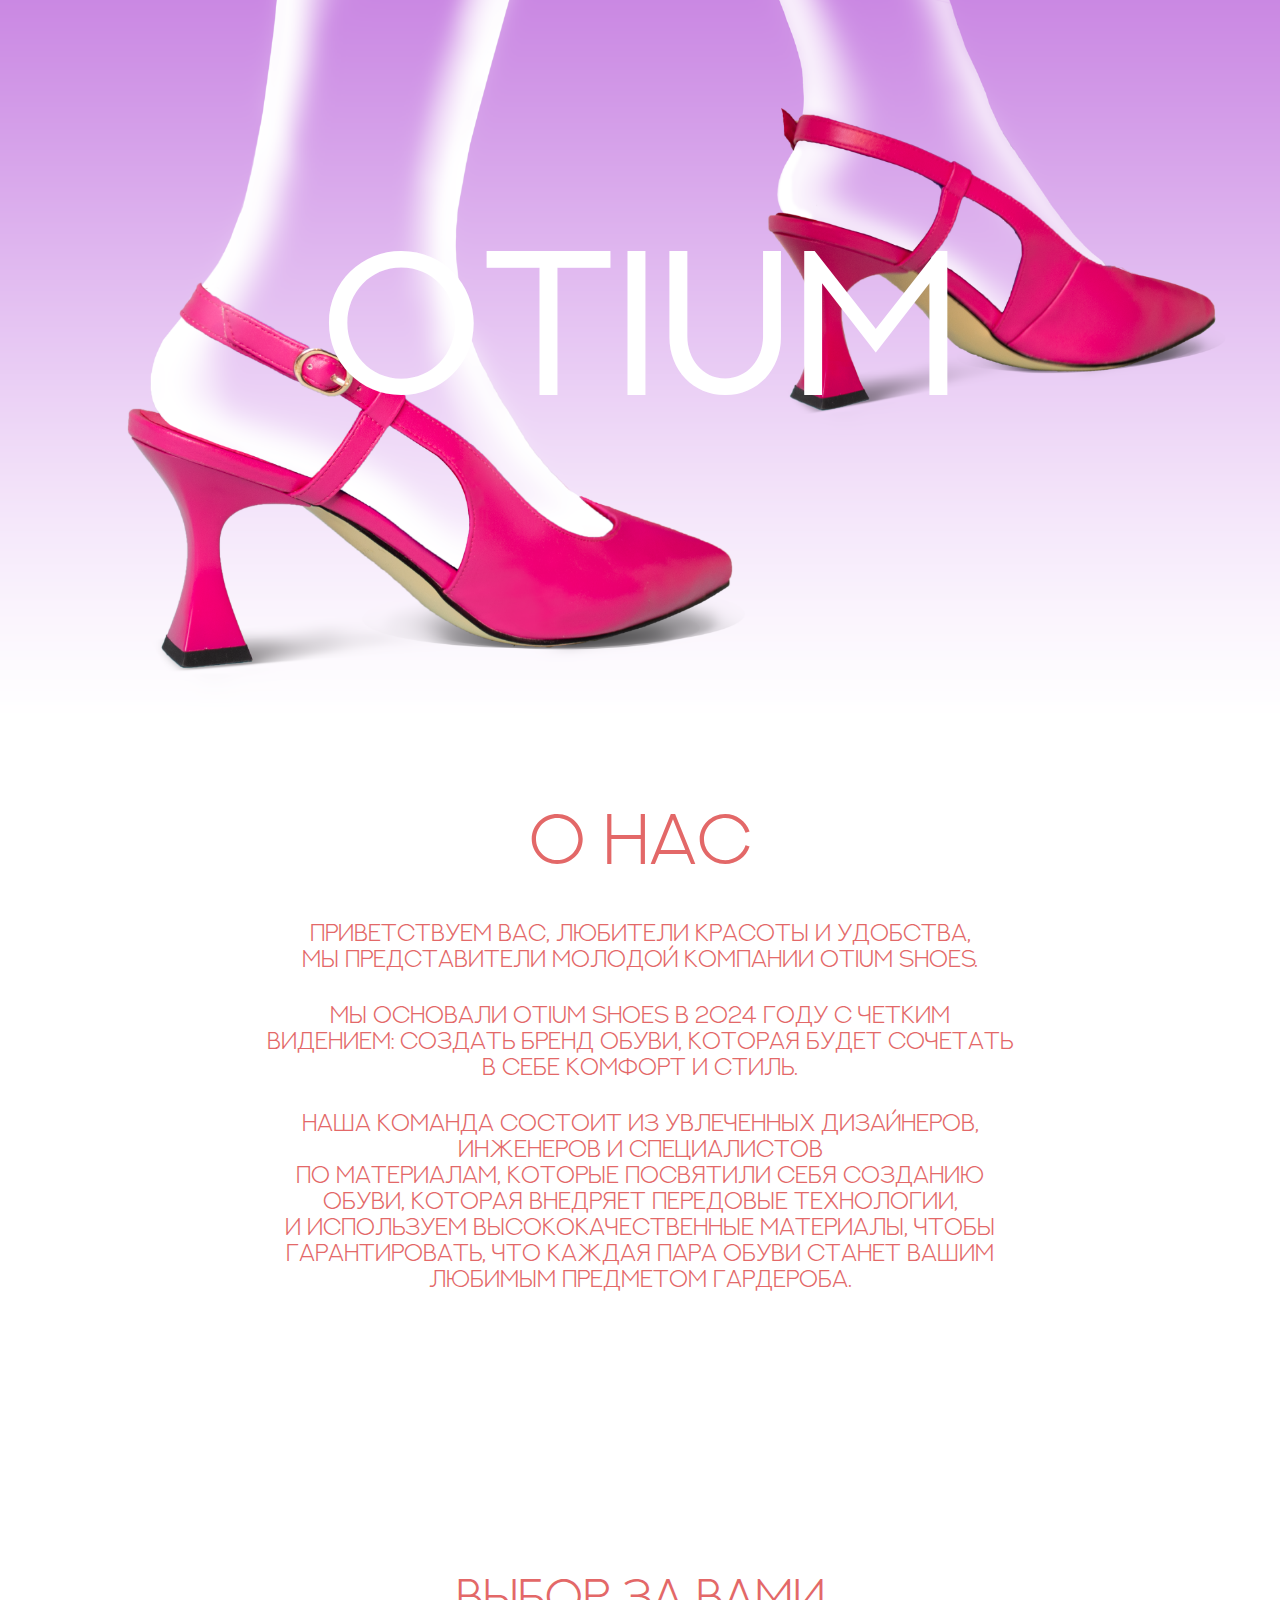
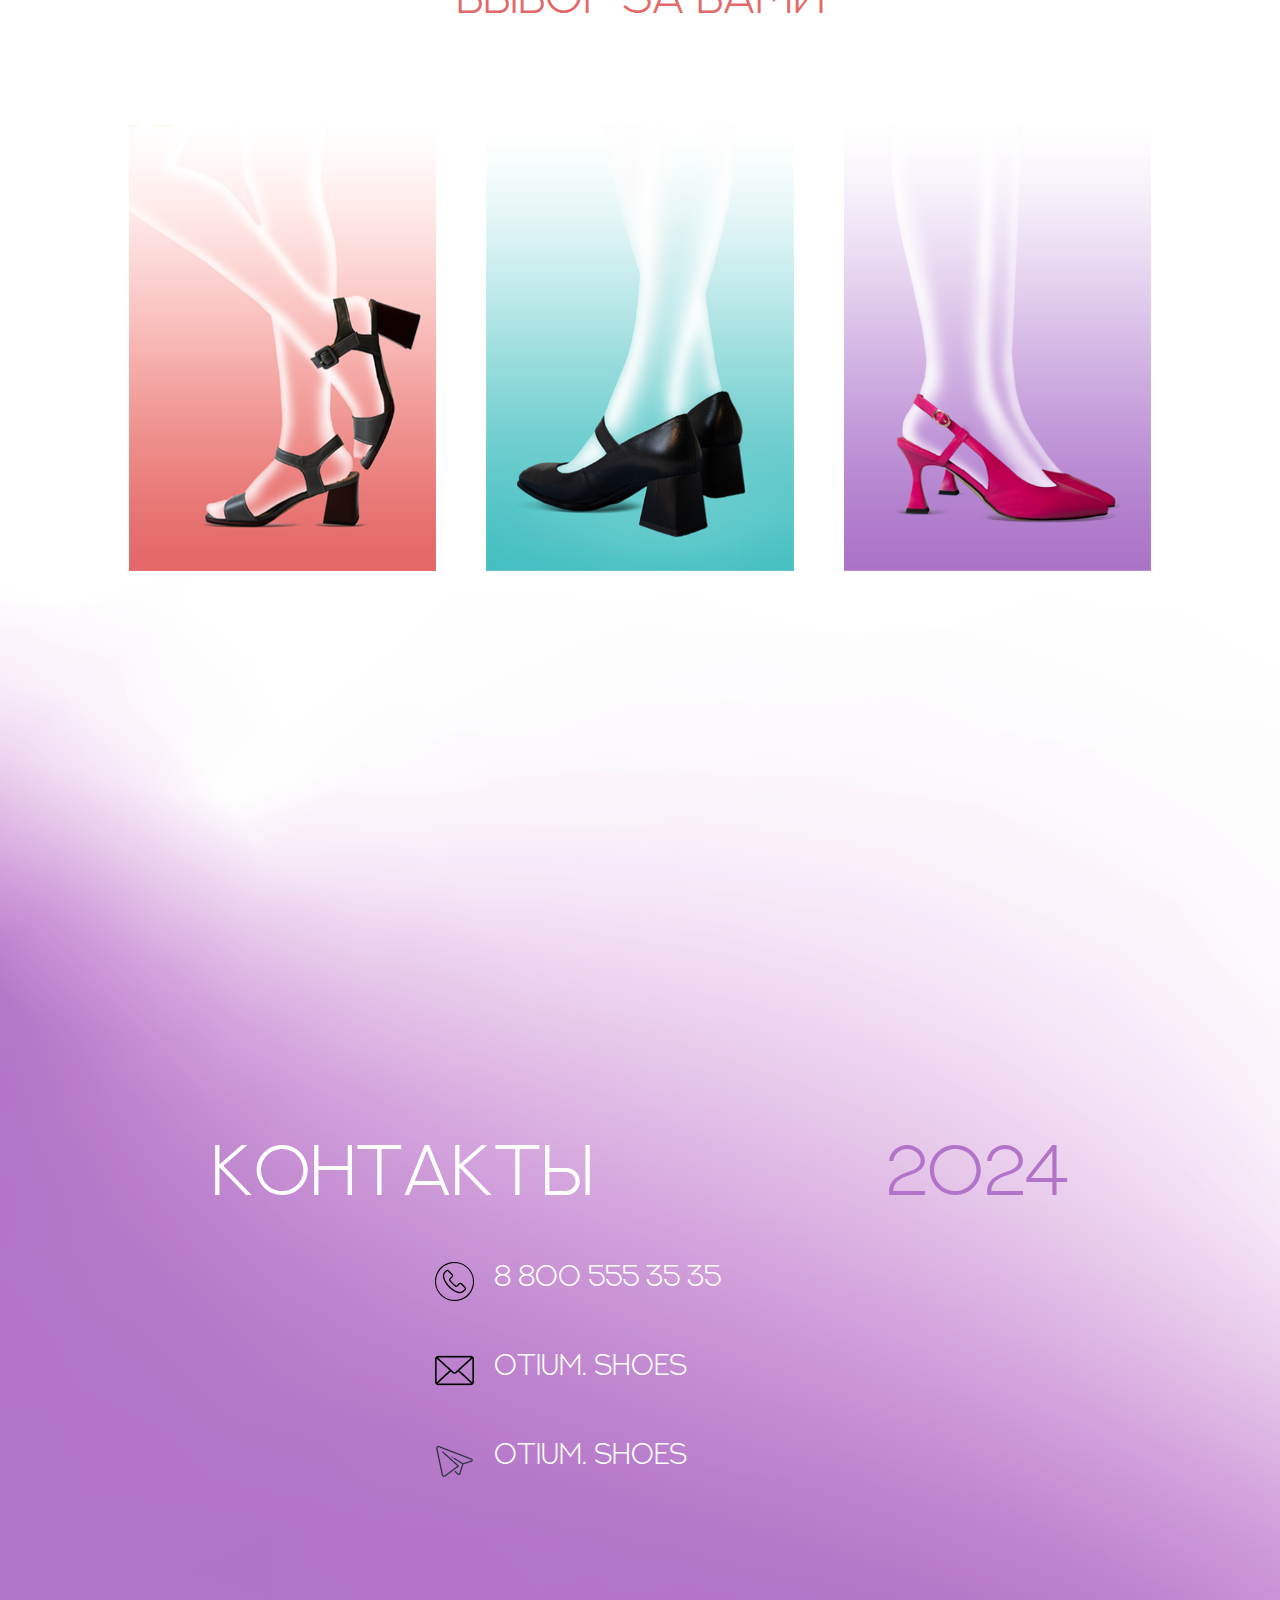
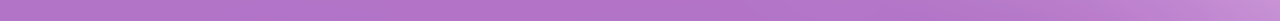
<file: index.html>
<!DOCTYPE html>
<html lang="en">
  <head>
    <meta charset="UTF-8" />
    <meta name="viewport" content="width=device-width, initial-scale=1.0" />
    <link rel="stylesheet" href="./mainPage/main.css" />
    <link rel="stylesheet" href="./index.css">
    <title>Otium</title>
  </head>
  <body>
    <header class="header">
      <img src="./img/main1.png" alt="Розовые туфли" />
      <h1>Otium</h1>
    </header>
    <main>
      <div class="about">
        <h2>О нас</h2>
        <p>
          Приветствуем вас, любители красоты и удобства, <br />мы представители
          молодой компании Otium Shoes.
        </p>
        <p>
          Мы основали Otium Shoes в 2024 году с четким <br />
          видением: Создать бренд обуви, которая будет сочетать<br />
          в себе комфорт и стиль.
        </p>
        <p>
          Наша команда состоит из увлеченных дизайнеров, <br />инженеров и
          специалистов<br />
          по материалам, которые посвятили себя созданию<br />
          обуви, которая внедряет передовые технологии,<br />
          и используем высококачественные материалы, чтобы<br />
          гарантировать, что каждая пара обуви станет вашим<br />
          любимым предметом гардероба.
        </p>
      </div>

      <div class="choice">
        <h2>Выбор за вами</h2>
        <div class="choice__images">
            <img class="choice__images__c2" src="./img/choice1.png" alt="Черные босоножки">
            <img class="choice__images__d7" src="./img/choice2.png" alt="Черные туфли">
            <img class="choice__images__9s" src="./img/choice3.png" alt="Розовые туфли">
        </div>
      </div>
    </main>

    <footer>
        <div class="footer__contacts-and-year">
            <h2>Контакты</h2>
            <span>2024</span>
        </div>
        <div class="footer__text">
          <div>
            <img src="./img/phone_icon.png" alt="Иконка телефона">
            <a href="https://www.whatsapp.com/?lang=ru_RU" target="_blank">8 800 555 35 35</a>
          </div>
          <div>
            <img src="./img/mail_icon.png" alt="Иконка почты">
            <a href="https://mail.ru/" target="_blank">Otium. Shoes</a>
          </div>
          <div>
            <img src="./img/tg_icon.png" alt="Иконка ТГ">
            <a href="https://t.me/kobrrrin" target="_blank">Otium. Shoes</a>
          </div>
        </div>
    </footer>

    <script src="./mainPage/index.js"></script>
  </body>
</html>
</file>
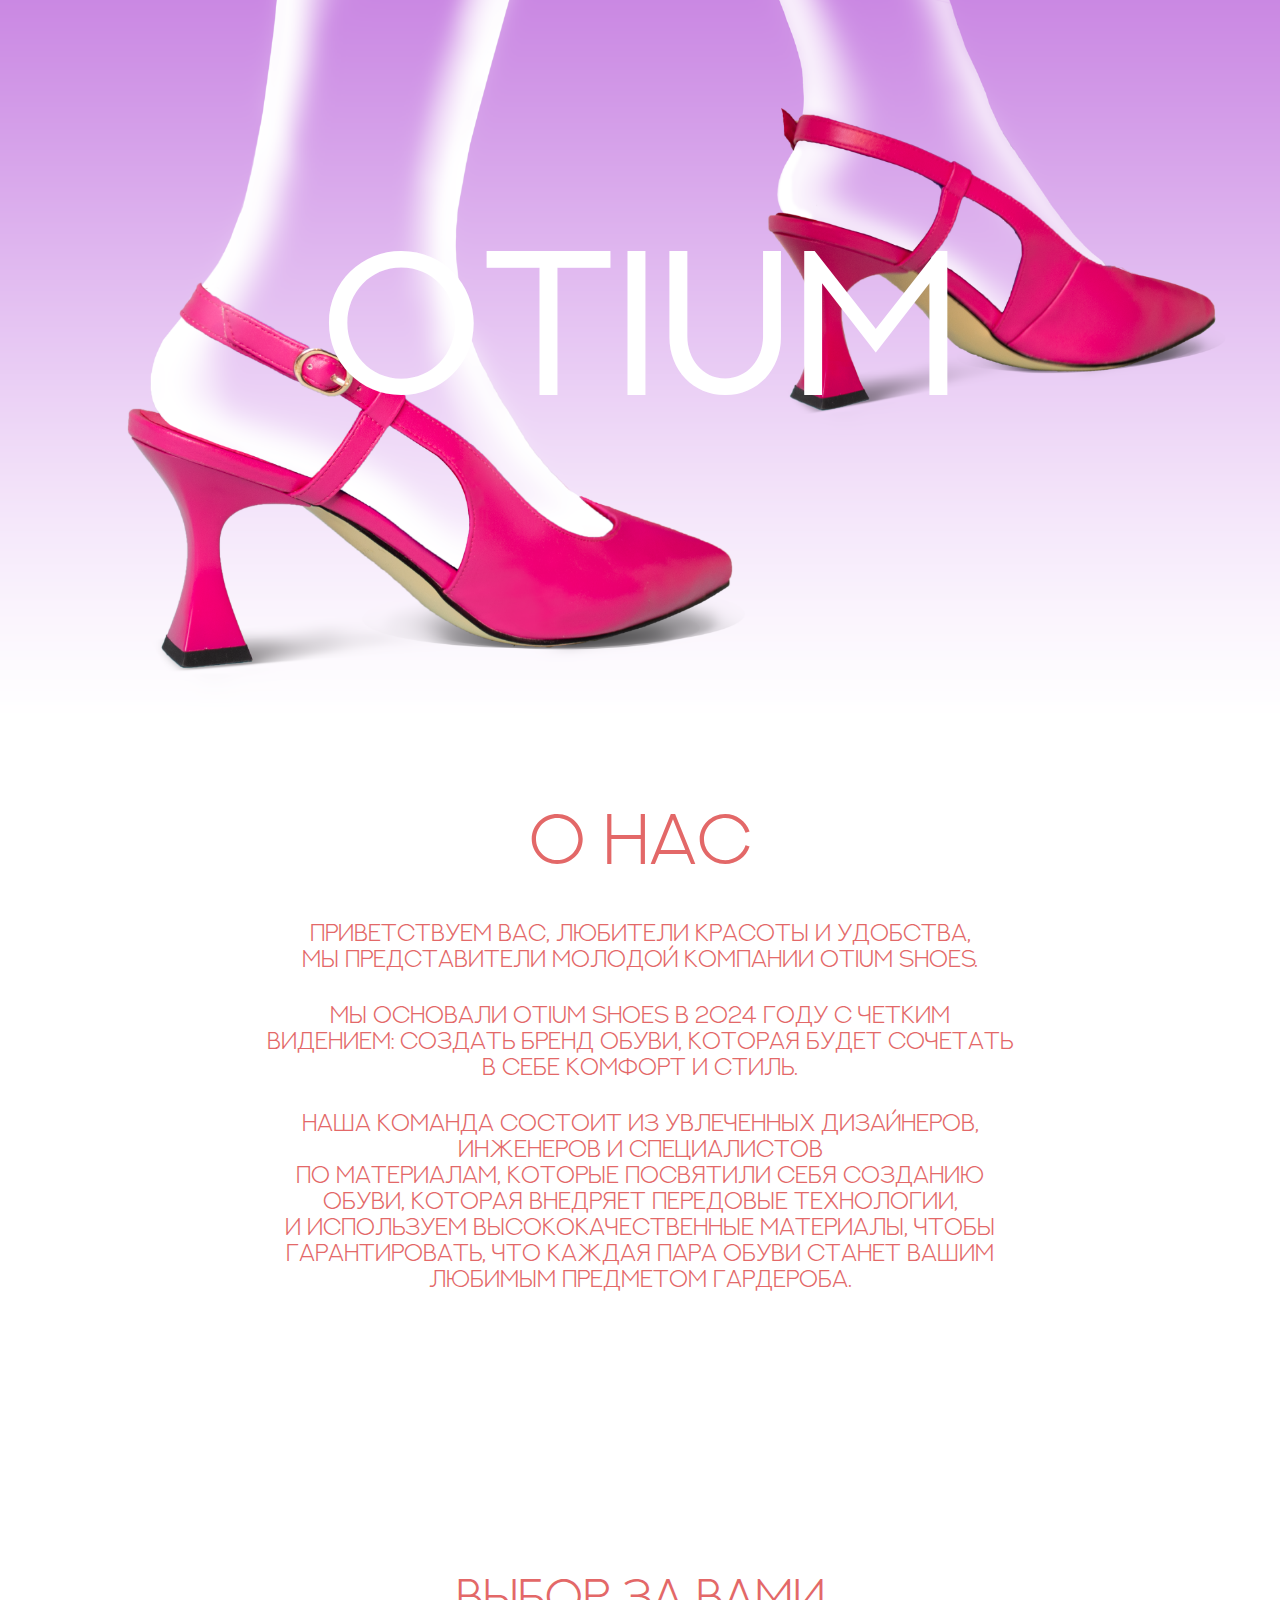
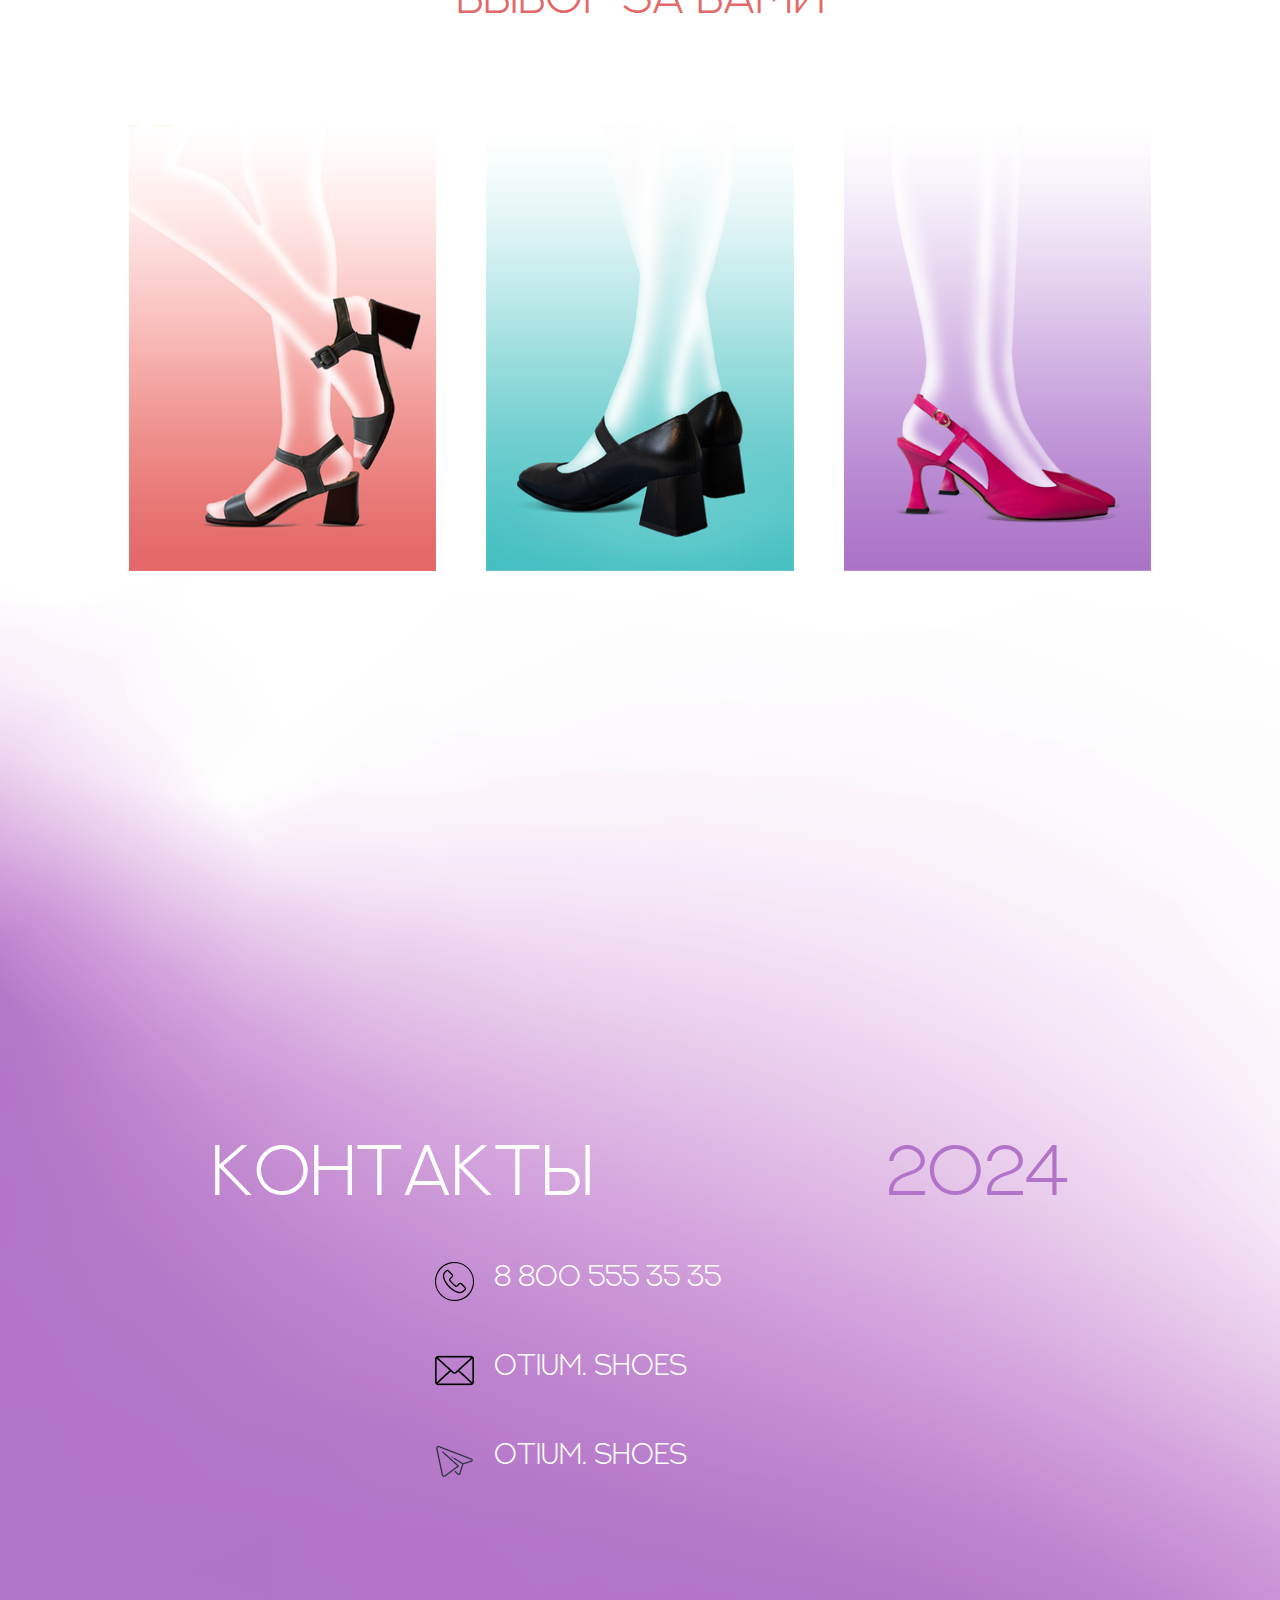
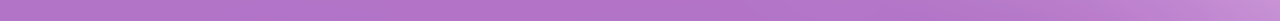
<file: mainPage/index.html>
<!DOCTYPE html>
<html lang="en">
  <head>
    <meta charset="UTF-8" />
    <meta name="viewport" content="width=device-width, initial-scale=1.0" />
    <link rel="stylesheet" href="./main.css" />
    <link rel="stylesheet" href="../index.css">
    <title>Otium</title>
  </head>
  <body>
    <header class="header">
      <img src="../img/main1.png" alt="Розовые туфли" />
      <h1>Otium</h1>
    </header>
    <main>
      <div class="about">
        <h2>О нас</h2>
        <p>
          Приветствуем вас, любители красоты и удобства, <br />мы представители
          молодой компании Otium Shoes.
        </p>
        <p>
          Мы основали Otium Shoes в 2024 году с четким <br />
          видением: Создать бренд обуви, которая будет сочетать<br />
          в себе комфорт и стиль.
        </p>
        <p>
          Наша команда состоит из увлеченных дизайнеров, <br />инженеров и
          специалистов<br />
          по материалам, которые посвятили себя созданию<br />
          обуви, которая внедряет передовые технологии,<br />
          и используем высококачественные материалы, чтобы<br />
          гарантировать, что каждая пара обуви станет вашим<br />
          любимым предметом гардероба.
        </p>
      </div>

      <div class="choice">
        <h2>Выбор за вами</h2>
        <div class="choice__images">
            <img class="choice__images__c2" src="../img/choice1.png" alt="Черные босоножки">
            <img class="choice__images__d7" src="../img/choice2.png" alt="Черные туфли">
            <img class="choice__images__9s" src="../img/choice3.png" alt="Розовые туфли">
        </div>
      </div>
    </main>

    <footer>
        <div class="footer__contacts-and-year">
            <h2>Контакты</h2>
            <span>2024</span>
        </div>
        <div class="footer__text">
          <div>
            <img src="../img/phone_icon.png" alt="Иконка телефона">
            <span>8 800 555 35 35</span>
          </div>
          <div>
            <img src="../img/mail_icon.png" alt="Иконка почты">
            <span>Otium. Shoes</span>
          </div>
          <div>
            <img src="../img/tg_icon.png" alt="Иконка ТГ">
            <span>Otium. Shoes</span>
          </div>
        </div>
    </footer>

    <script src="index.js"></script>
  </body>
</html>
</file>
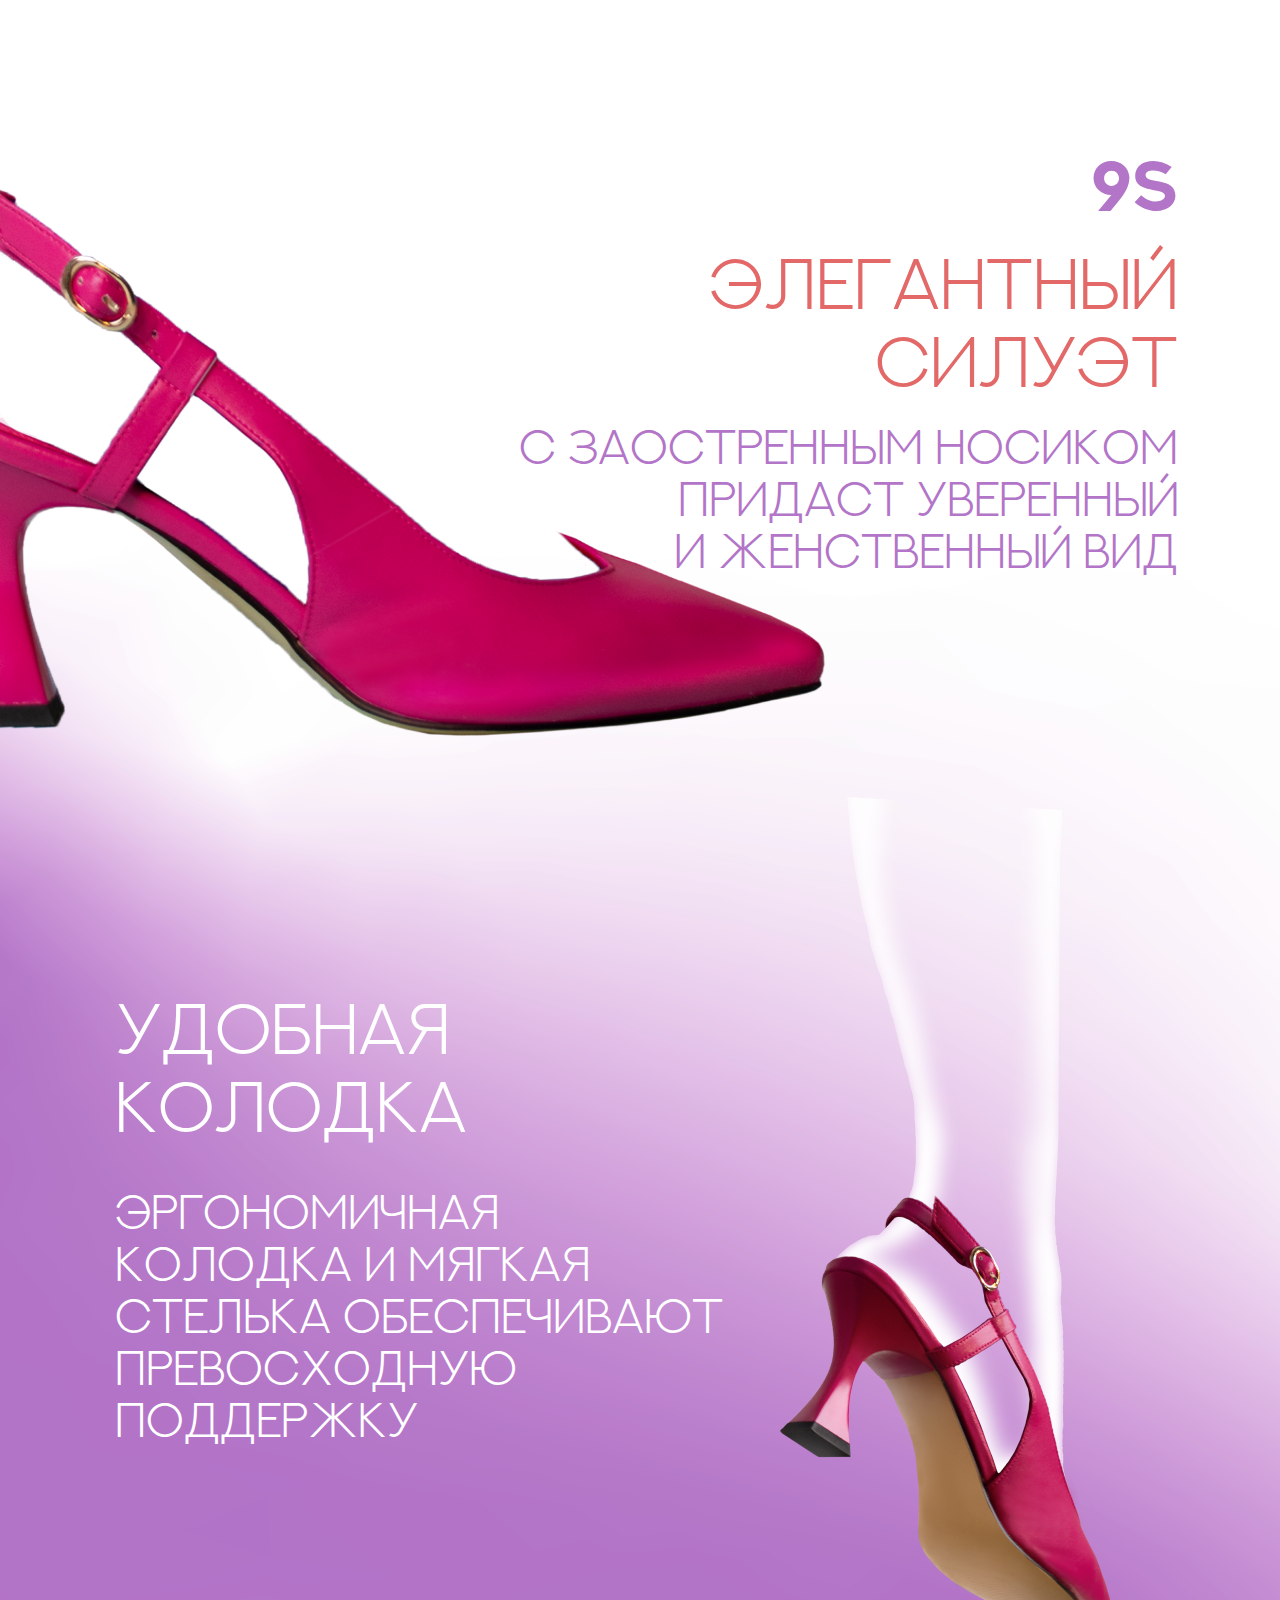
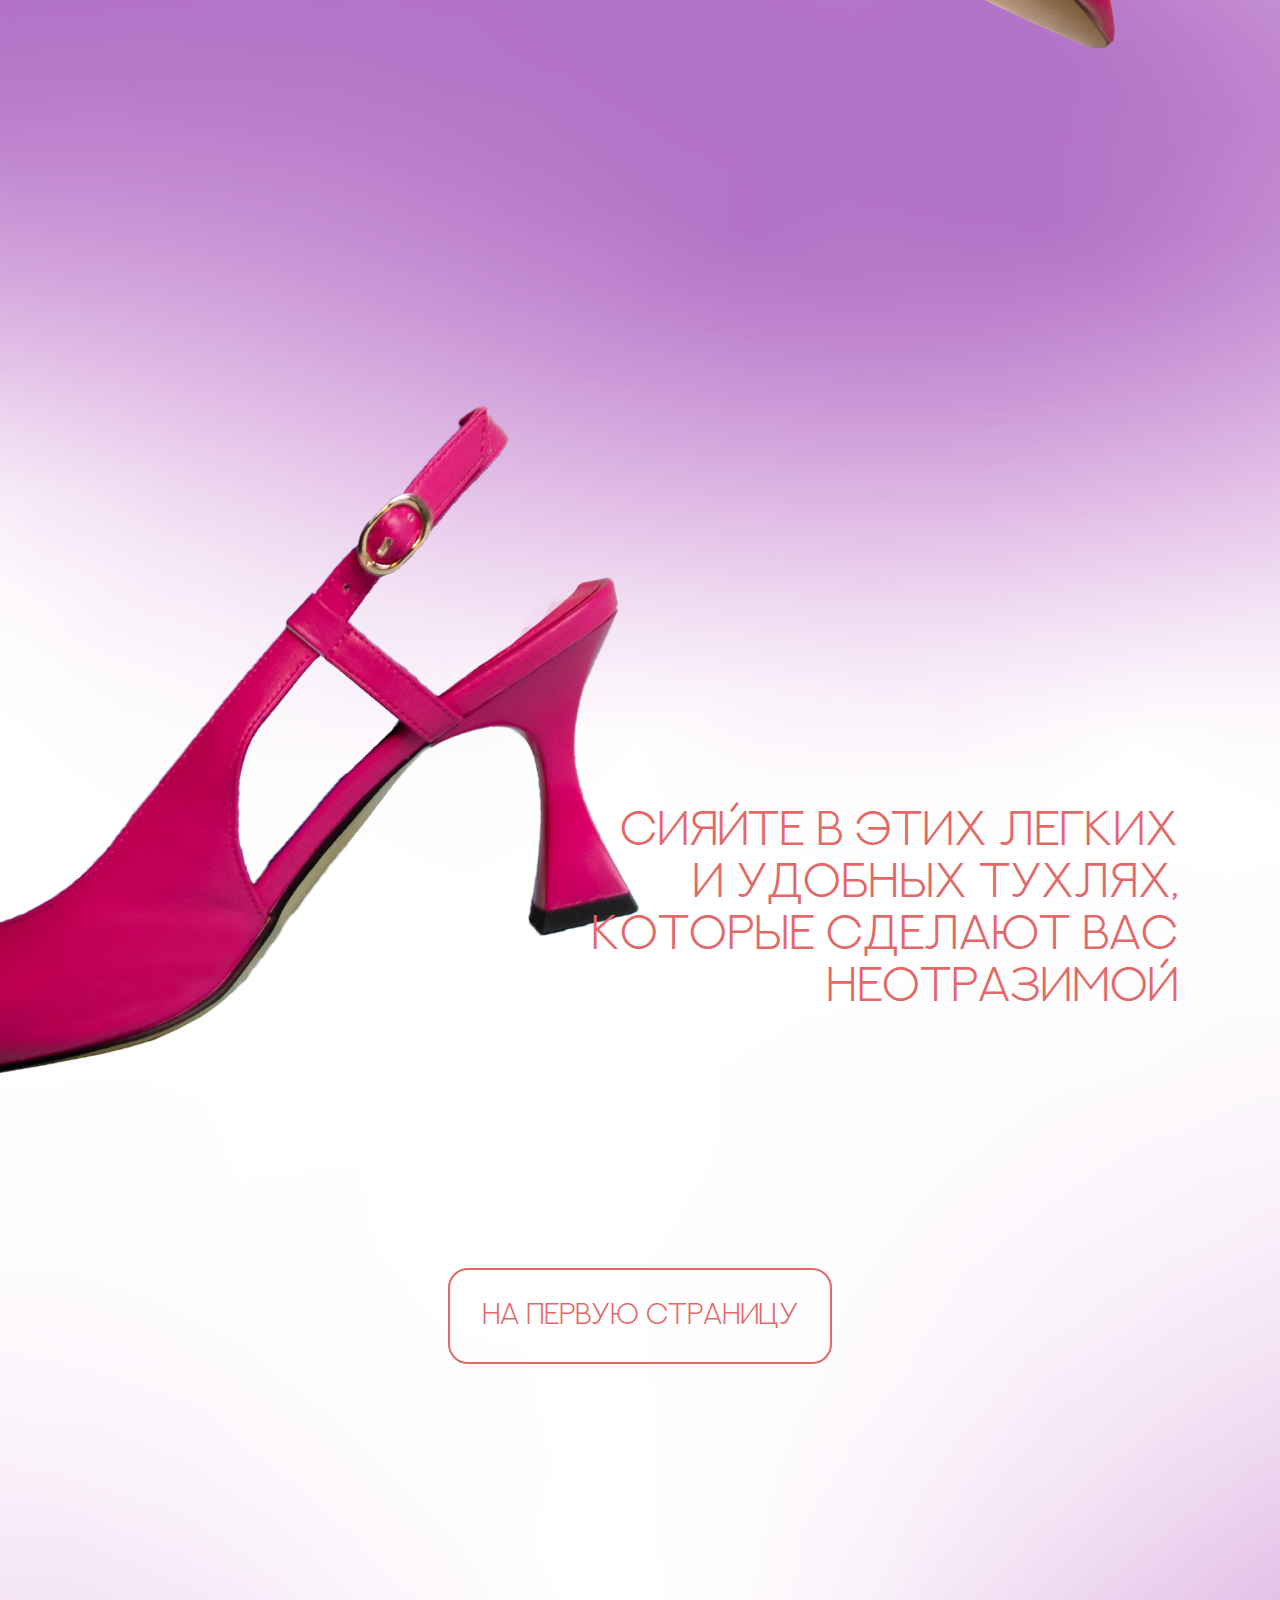
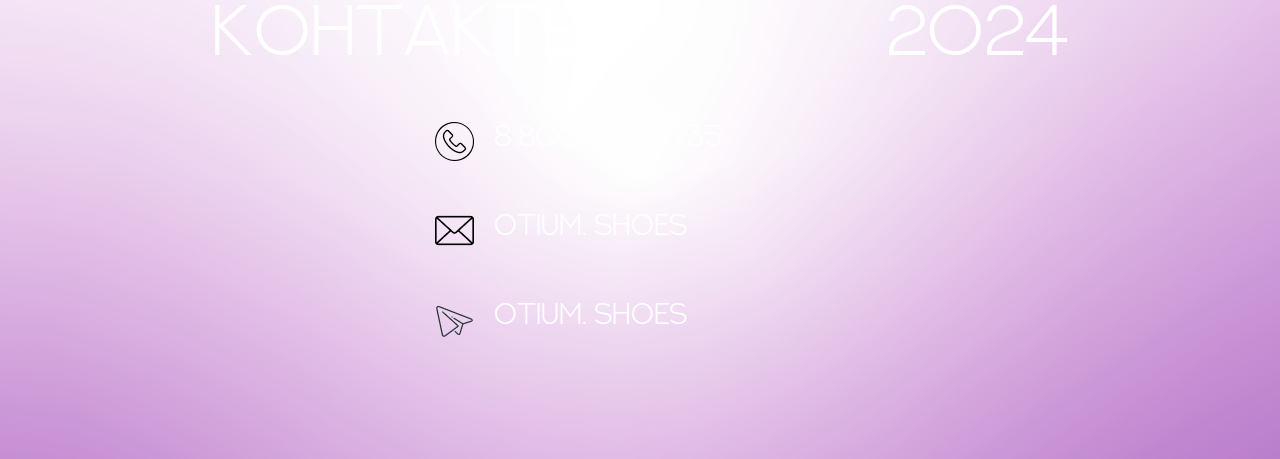
<file: 9s/9s.html>
<!DOCTYPE html>
<html lang="en">
  <head>
    <meta charset="UTF-8" />
    <meta name="viewport" content="width=device-width, initial-scale=1.0" />
    <link rel="stylesheet" href="../index.css" />
    <link rel="stylesheet" href="./9s.css" />
    <title>Document</title>
  </head>
  <body>
    <div class="container">
      <header>
        <img src="../img/9s_1.png" alt="Розовая туфля" />
        <div class="header__text">
          <h1>9S</h1>
          <h2>Элегантный<br />силуэт</h2>
          <h3>
            С заостренным носиком<br />придаст уверенный<br />и женственный вид
          </h3>
        </div>
      </header>

      <div class="first__description">
        <div class="first__description__text">
          <h2>Удобная<br />колодка</h2>
          <span
            >Эргономичная<br />колодка и мягкая<br />стелька обеспечивают<br />превосходную<br />поддержку</span
          >
        </div>
        <img src="../img/9s_2.png" alt="Картинка туфель" />
      </div>

      <div class="second__description">
        <img src="../img/9s_3.png" alt="" />
        <span>
          Сияйте в этих легких<br />и удобных тухлях,<br />которые сделают
          вас<br />неотразимой
        </span>
      </div>

      <button class="btn__back">На первую страницу</button>

      <footer>
        <div class="footer__contacts-and-year">
            <h2>Контакты</h2>
            <span>2024</span>
        </div>
        <div class="footer__text">
          <div>
            <img src="../img/phone_icon.png" alt="Иконка телефона">
            <a href="https://www.whatsapp.com/?lang=ru_RU" target="_blank">8 800 555 35 35</a>
          </div>
          <div>
            <img src="../img/mail_icon.png" alt="Иконка почты">
            <a href="https://mail.ru/" target="_blank">Otium. Shoes</a>
          </div>
          <div>
            <img src="../img/tg_icon.png" alt="Иконка ТГ">
            <a href="https://t.me/kobrrrin" target="_blank">Otium. Shoes</a>
          </div>
        </div>
    </footer>
    </div>

    <script src="./9s.js"></script>
  </body>
</html>
</file>
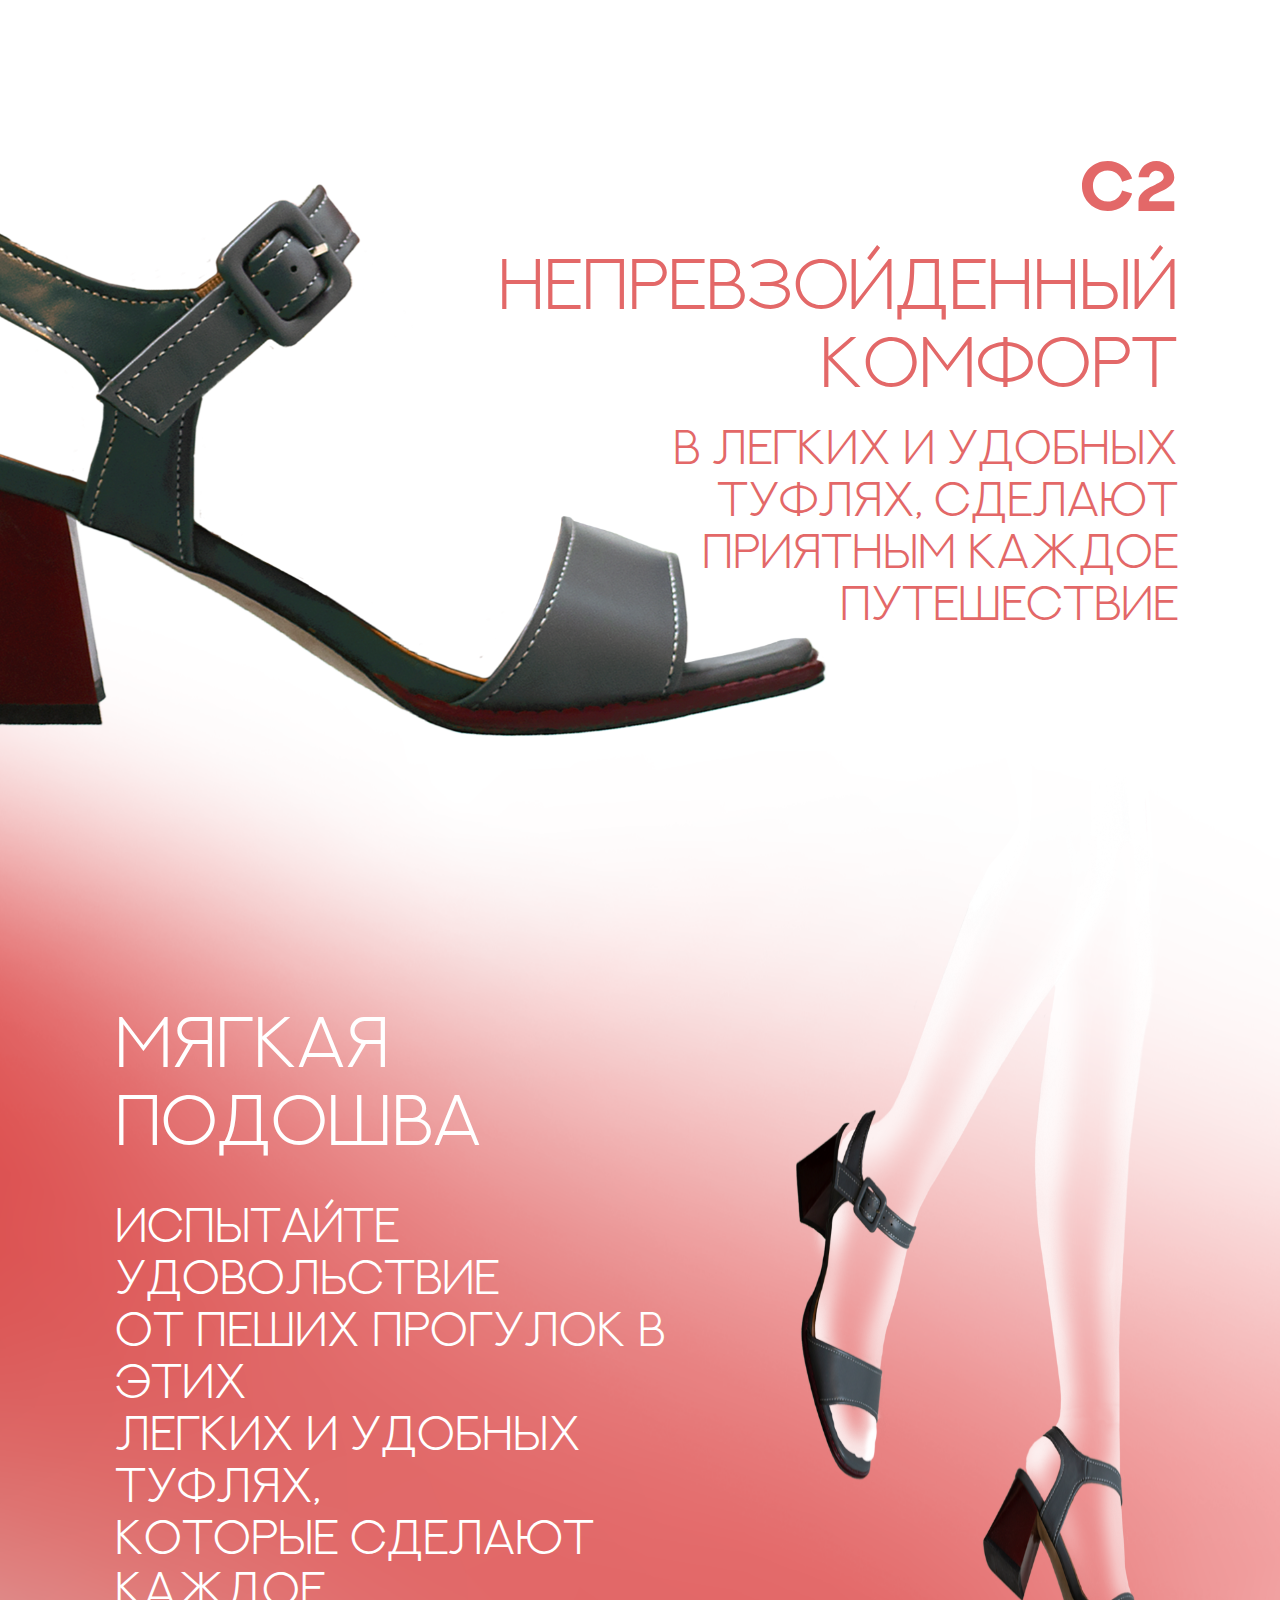
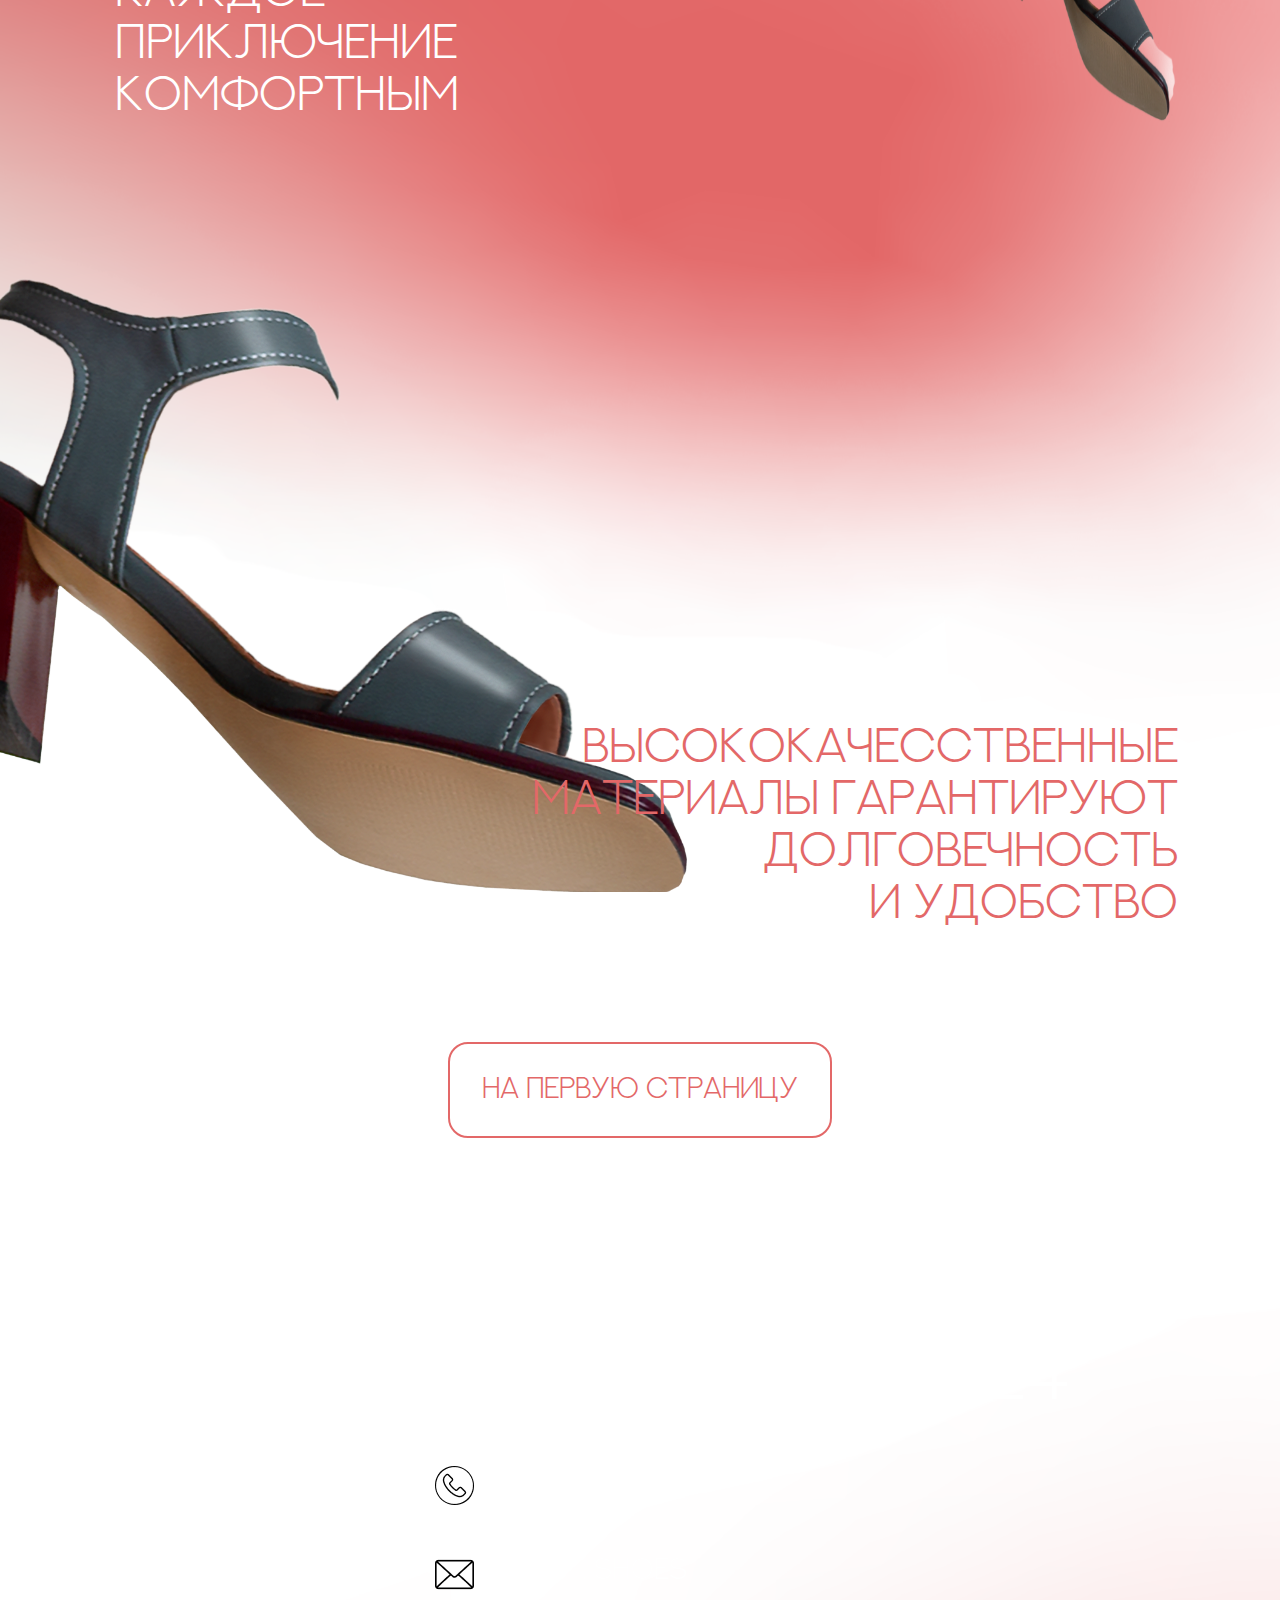
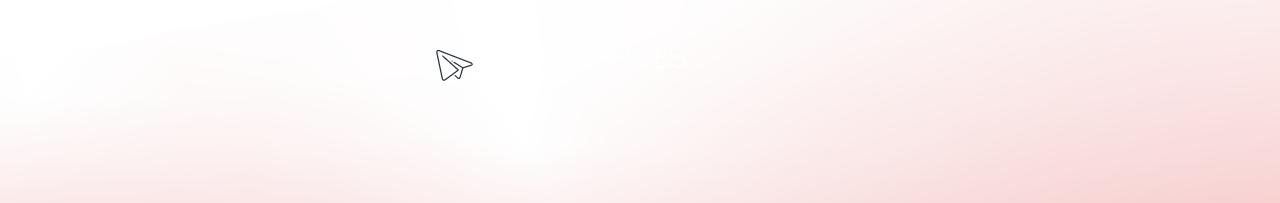
<file: c2/c2.html>
<!DOCTYPE html>
<html lang="en">
  <head>
    <meta charset="UTF-8" />
    <meta name="viewport" content="width=device-width, initial-scale=1.0" />
    <link rel="stylesheet" href="../index.css" />
    <link rel="stylesheet" href="./c2.css" />
    <title>Document</title>
  </head>
  <body>
    <div class="container">
      <header>
        <img src="../img/c2_1.png" alt="Черная туфля" />
        <div class="header__text">
          <h1>C2</h1>
          <h2>Непревзойденный<br />комфорт</h2>
          <h3>
            В легких и удобных<br />туфлях, сделают<br />приятным каждое<br />путешествие
          </h3>
        </div>
      </header>

      <div class="first__description">
        <div class="first__description__text">
          <h2>Мягкая<br />подошва</h2>
          <span
            >Испытайте удовольствие<br />от пеших прогулок в этих<br />легких и
            удобных туфлях,<br />которые сделают каждое <br />приключение
            комфортным
          </span>
        </div>
        <img src="../img/c2_2.png" alt="Картинка туфель" />
      </div>

      <div class="second__description">
        <img src="../img/c2_3.png" alt="Картинка туфель" />
        <span>
            высококачесственные<br />материалы  гарантируют<br />долговечность<br />
            и  удобство 
        </span>
      </div>

      <button class="btn__back">На первую страницу</button>

      <footer>
        <div class="footer__contacts-and-year">
            <h2>Контакты</h2>
            <span>2024</span>
        </div>
        <div class="footer__text">
          <div>
            <img src="../img/phone_icon.png" alt="Иконка телефона">
            <a href="https://www.whatsapp.com/?lang=ru_RU" target="_blank">8 800 555 35 35</a>
          </div>
          <div>
            <img src="../img/mail_icon.png" alt="Иконка почты">
            <a href="https://mail.ru/" target="_blank">Otium. Shoes</a>
          </div>
          <div>
            <img src="../img/tg_icon.png" alt="Иконка ТГ">
            <a href="https://t.me/kobrrrin" target="_blank">Otium. Shoes</a>
          </div>
        </div>
    </footer>
    </div>

    <script src="./c2.js"></script>
  </body>
</html>
</file>
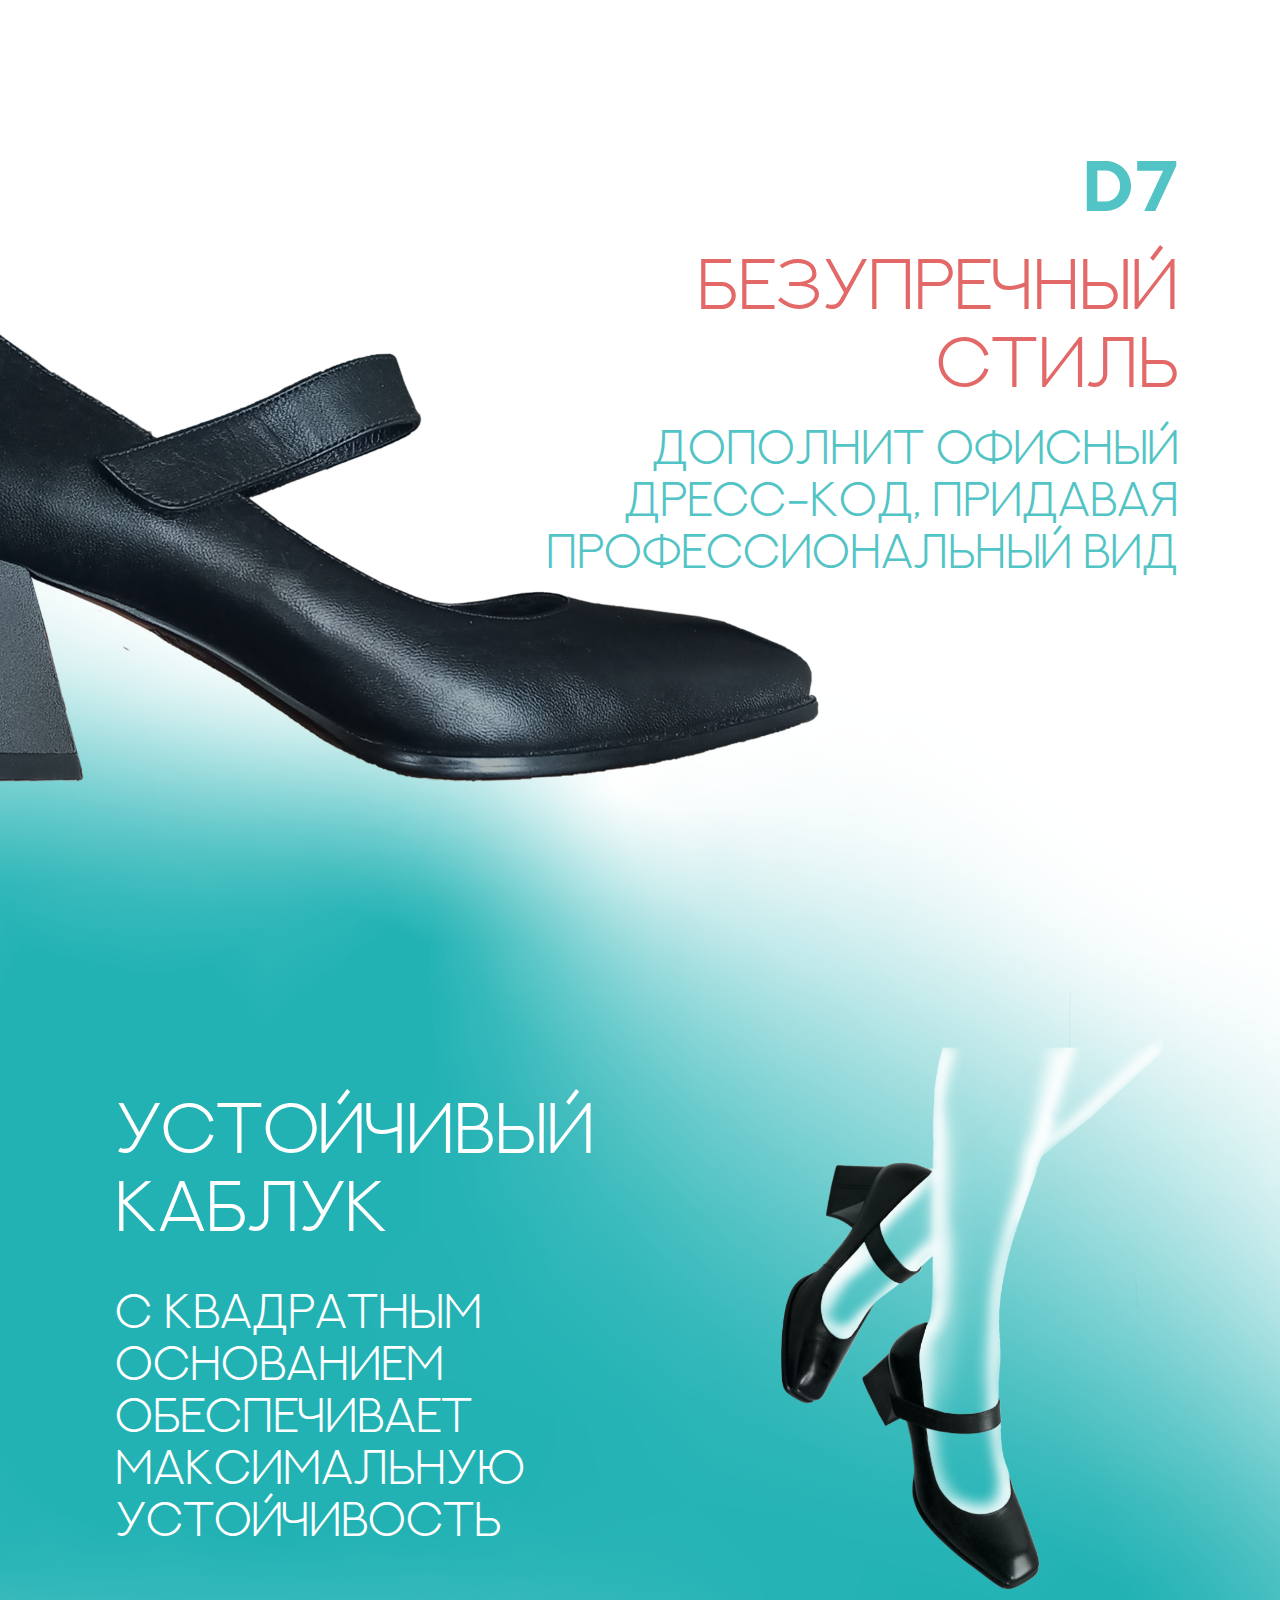
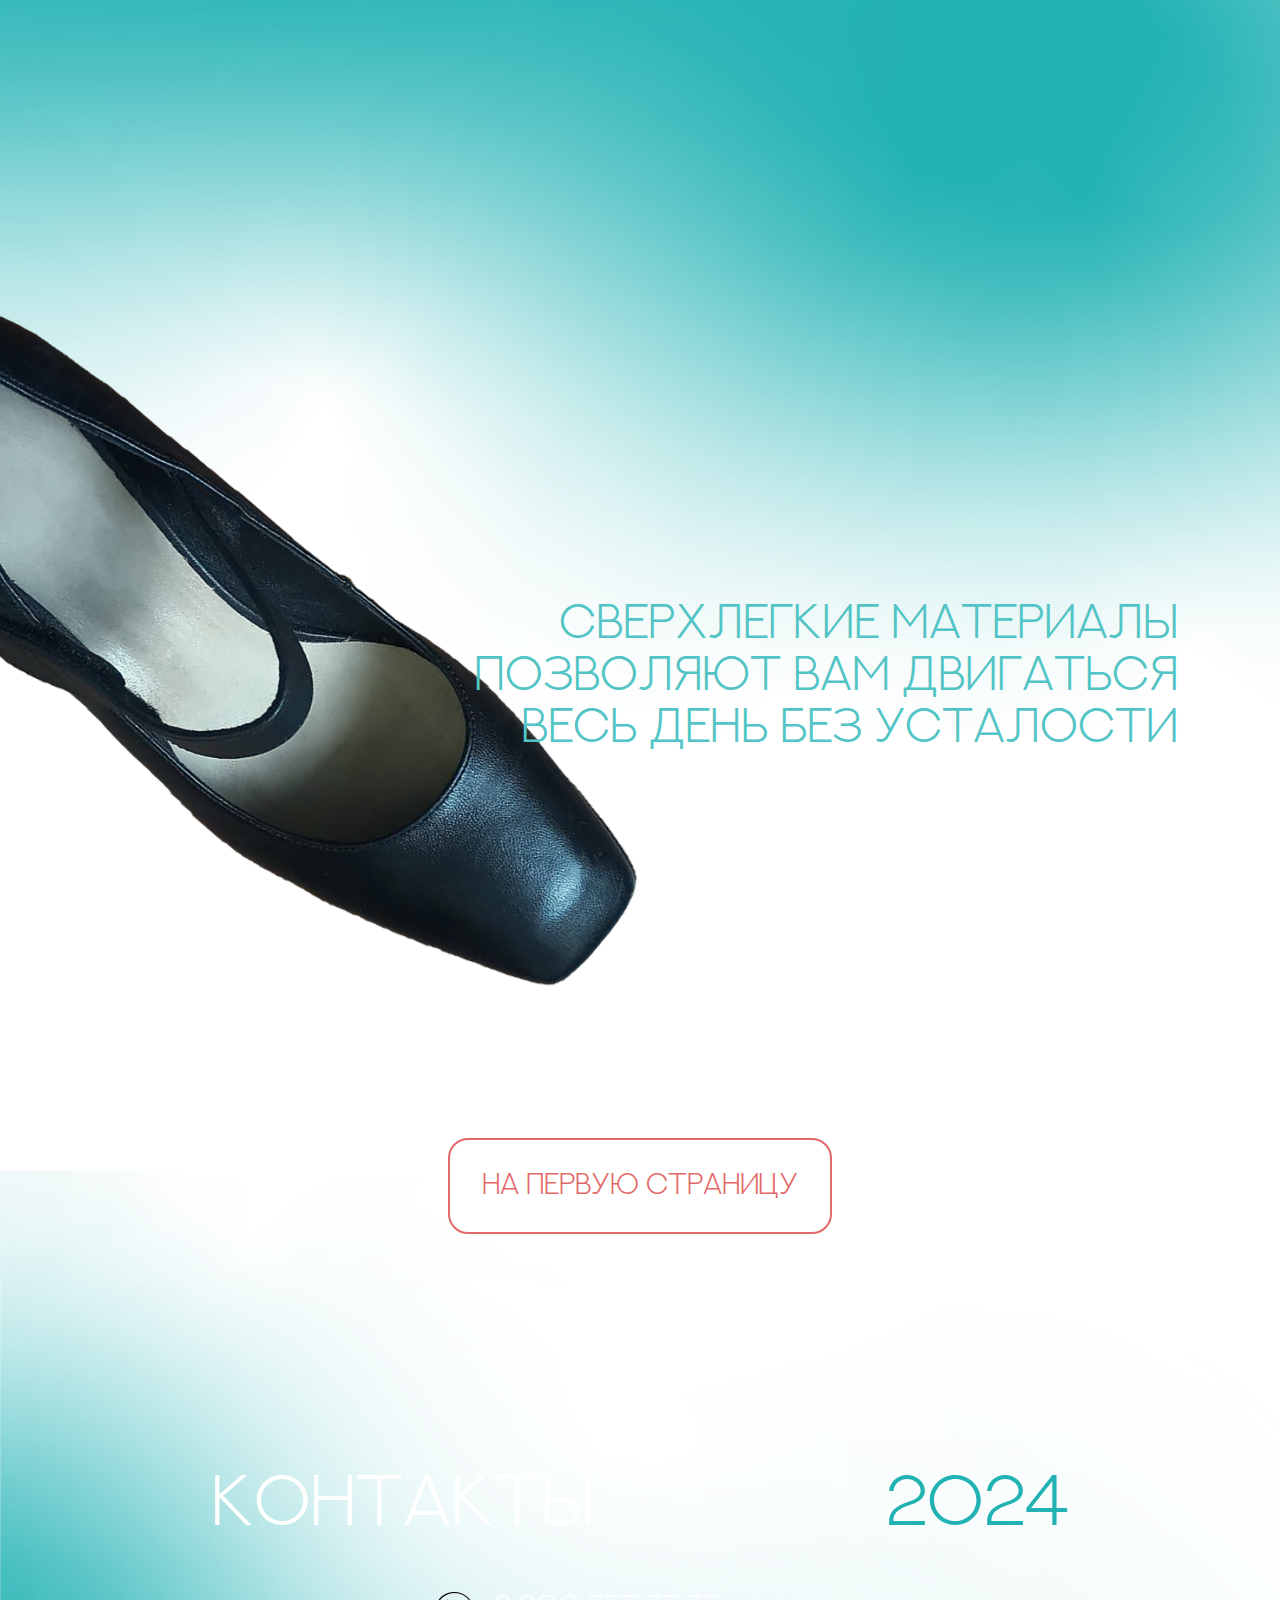
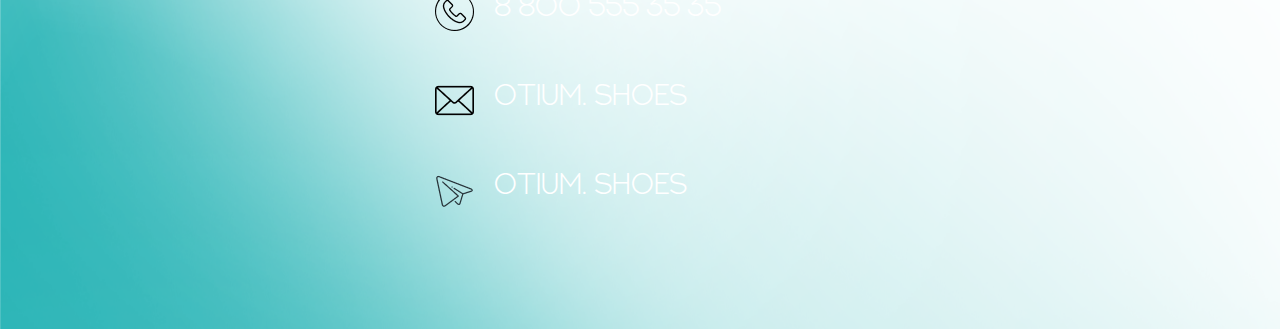
<file: d7/d7.html>
<!DOCTYPE html>
<html lang="en">
  <head>
    <meta charset="UTF-8" />
    <meta name="viewport" content="width=device-width, initial-scale=1.0" />
    <link rel="stylesheet" href="./d7.css" />
    <link rel="stylesheet" href="../index.css" />
    <title>Document</title>
  </head>
  <body>
    <div class="container">
      <header>
        <img src="../img/d7_1.png" alt="" />
        <div class="header__text">
          <h1>D7</h1>
          <h2>
            Безупречный<br />
            стиль
          </h2>
          <h3>
            Дополнит офисный<br />дресс-код, придавая<br />профессиональный вид
          </h3>
        </div>
      </header>
      <div class="first__description">
        <div class="first__description__text">
          <h2>Устойчивый<br />каблук</h2>
          <span
            >С квадратным <br />основанием<br />обеспечивает <br />максимальную
            <br />устойчивость</span
          >
        </div>
        <img src="../img/d7_2.png" alt="Картинка туфель" />
      </div>

      <div class="second__description">
        <img src="../img/d7_3.png" alt="" />
        <span>
            Сверхлегкие материалы<br />позволяют вам двигаться<br />весь день без
          усталости
        </span>
      </div>

      <button class="btn__back">На первую страницу</button>

      <footer>
        <div class="footer__contacts-and-year">
            <h2>Контакты</h2>
            <span>2024</span>
        </div>
        <div class="footer__text">
          <div>
            <img src="../img/phone_icon.png" alt="Иконка телефона">
            <a href="https://www.whatsapp.com/?lang=ru_RU" target="_blank">8 800 555 35 35</a>
          </div>
          <div>
            <img src="../img/mail_icon.png" alt="Иконка почты">
            <a href="https://mail.ru/" target="_blank">Otium. Shoes</a>
          </div>
          <div>
            <img src="../img/tg_icon.png" alt="Иконка ТГ">
            <a href="https://t.me/kobrrrin" target="_blank">Otium. Shoes</a>
          </div>
        </div>
    </footer>
    </div>

    <script src="d7.js"></script>
  </body>
</html>
</file>
<file: mainPage/main.css>
.header {
  position: relative;
}

.header img {
  width: 100%;
}

.header h1 {
  position: absolute;
  top: 46%;
  left: 50%;
  transform: translate(-50%, -50%);
  color: white;
  font-size: 8.5rem;
  font-weight: 500;
}

.about h2, .about p {
    text-align: center;
    font-weight: 300;
    color: #E36868;
}

.about h2 {
    font-size: 3rem;
    padding: 80px 0 40px 0;
}

.about p {
    font-size: 1rem;
    padding-bottom: 30px;
}

.choice h2 {
    color: #E36868;
    text-align: center;
    font-size: 2rem;
    font-weight: 300;
    padding-top: 250px;
    padding-bottom: 100px;
}

.choice__images {
    display: flex;
    gap: 50px;
    justify-content: center;
}

.choice__images img {
    width: 24%;
    cursor: pointer;
}

footer {
    background-image: url("../img/footerMainBg.png");
    height: 1050px;
    padding-top: 563px;
}

.footer__contacts-and-year span {
    color: #B274C8;
}
</file>
<file: index.css>
* {
  margin: 0;
  padding: 0;
  box-sizing: border-box;
}

@font-face {
  font-family: Next ART;
  src: url("./fonts/NEXT_ART_Bold.otf") format("opentype");
  font-weight: 900;
}

@font-face {
  font-family: Next ART;
  src: url("./fonts/NEXT_ART_Regular.otf") format("opentype");
  font-weight: 500;
}

@font-face {
  font-family: Next ART;
  src: url("./fonts/NEXT_ART_Light.otf") format("opentype");
  font-weight: 300;
}

html {
  font-size: 30px;
}

body {
  font-family: Next ART;
}

header {
  position: relative;
}

.header__text {
  position: absolute;
  right: 8%;
  top: 150px;
  display: flex;
  flex-direction: column;
  gap: 20px;
  float: right;
  text-align: right;
  min-width: max-content;
}

.header__text h1 {
  font-weight: 900;
  font-size: 3rem;
}

.header__text h2 {
  font-weight: 300;
  font-size: 3rem;
}

.header__text h3 {
  font-weight: 300;
  font-size: 2rem;
}

.first__description {
  display: flex;
  justify-content: space-between;
}

.first__description__text {
  margin-left: 9%;
}

.first__description__text h2 {
  font-size: 3rem;
  color: white;
  font-weight: 300;
  margin-bottom: 40px;
}

.first__description__text span {
  color: white;
  font-size: 2rem;
  margin-top: 30px;
  font-weight: 300;
}

.second__description {
  display: flex;
  position: relative;
}

.second__description span {
  min-width: max-content;
  position: absolute;
  right: 8%;
  font-size: 2rem;
  font-weight: 300;
  text-align: right;
  float: right;
}

.btn__back {
  width: 30%;
  padding: 30px 0;
  border: 2px solid #E36868;
  border-radius: 20px;
  color: #E36868;
  cursor: pointer;
  background: none;
  font-size: 1.2rem;
  margin: auto;
  display: flex;
  justify-content: center;
  align-items: center;
  font-family: Next ART;
  font-weight: 300;
  margin-top: 150px;
}

.footer__contacts-and-year {
  display: flex;
  justify-content: space-between;
  width: 67%;
  margin: auto;
}

.footer__contacts-and-year h2 {
  color: white;
  font-size: 3rem;
  font-weight: 300;
}

.footer__contacts-and-year span {
  font-size: 3rem;
  font-weight: 300;
}

.footer__text {
  display: flex;
  flex-direction: column;
  gap: 50px;
  margin-top: 50px;
  color: white;
  font-size: 1.2rem;
  font-weight: 300;
  margin-left: 34%;
  padding-bottom: 120px;
}

.footer__text div {
  display: flex;
  gap: 20px;
}

.footer__text div a {
  color: white;
  text-decoration: none;
}

@media (max-width: 1700px) {
  html {
    font-size: 24px;
  }
}
</file>
<file: 9s/9s.css>
.container {
  width: 100%;
  background-image: url("../img/9s_bg.png");
}

header img {
  margin-top: 187px;
  width: 65%;
}

.header__text h1 {
  color: #b375c8;
}

.header__text h2 {
  color: #e36868;
}

.header__text h3 {
  color: #b375c8;
}

.first__description__text {
  margin-top: 250px;
}

.first__description img {
  margin: 50px 8% 0 0;
}

.second__description img {
  margin-top: 200px;
  width: 50%;
}

.second__description span {
  color: #e36868;
  margin-top: 600px;
}

footer {
  margin-top: 230px;
}

.footer__contacts-and-year span {
  color: white;
}

@media (max-width: 1700px) {
  .second__description {
    margin-top: 150px;
  }
}
</file>
<file: c2/c2.css>
.container {
    background-image: url("../img/c2bg.png");
    width: 100%;
}

header {
    color: #E36868;
}

header img {
    margin-top: 184px;
    width: 65%;
}

.first__description {
    margin-top: -120px;
}

.first__description img {
    margin-right: 8%;
    width: 30%;
}

.first__description__text {
    margin-top: 370px;
}

.second__description span {
    color: #E36868;
    margin-top: 600px;
}

.second__description img {
    width: 55%;
}

footer {
    margin-top: 200px;
}

.footer__contacts-and-year span {
    color: white;
}
</file>
<file: d7/d7.css>
header img {
  margin-top: 282px;
  width: 64%;
}

.header__text h1 {
  color: #52c4c5;
}

.header__text h2 {
  color: #e36868;
}

.header__text h3 {
  color: #52c4c5;
}

.container {
  background-image: url("../img/d7bg2.png");
}

.first__description {
  margin-top: -90px;
}

.first__description img {
  width: 31%;
  margin-bottom: -330px;
  object-fit: contain;
  margin-right: 8%;
}

.first__description__text {
  margin-top: 390px;
}

.second__description img {
  margin-top: 200px;
  width: 50%;
}

.second__description span {
  color: #52c4c5;
  margin-top: 500px;
}

footer {
  margin-top: 230px;
}

.footer__contacts-and-year span {
  color: #23b2b4;
}

@media (max-width: 1700px) {
  .second__description {
    margin-top: 150px;
  }
}
</file>
